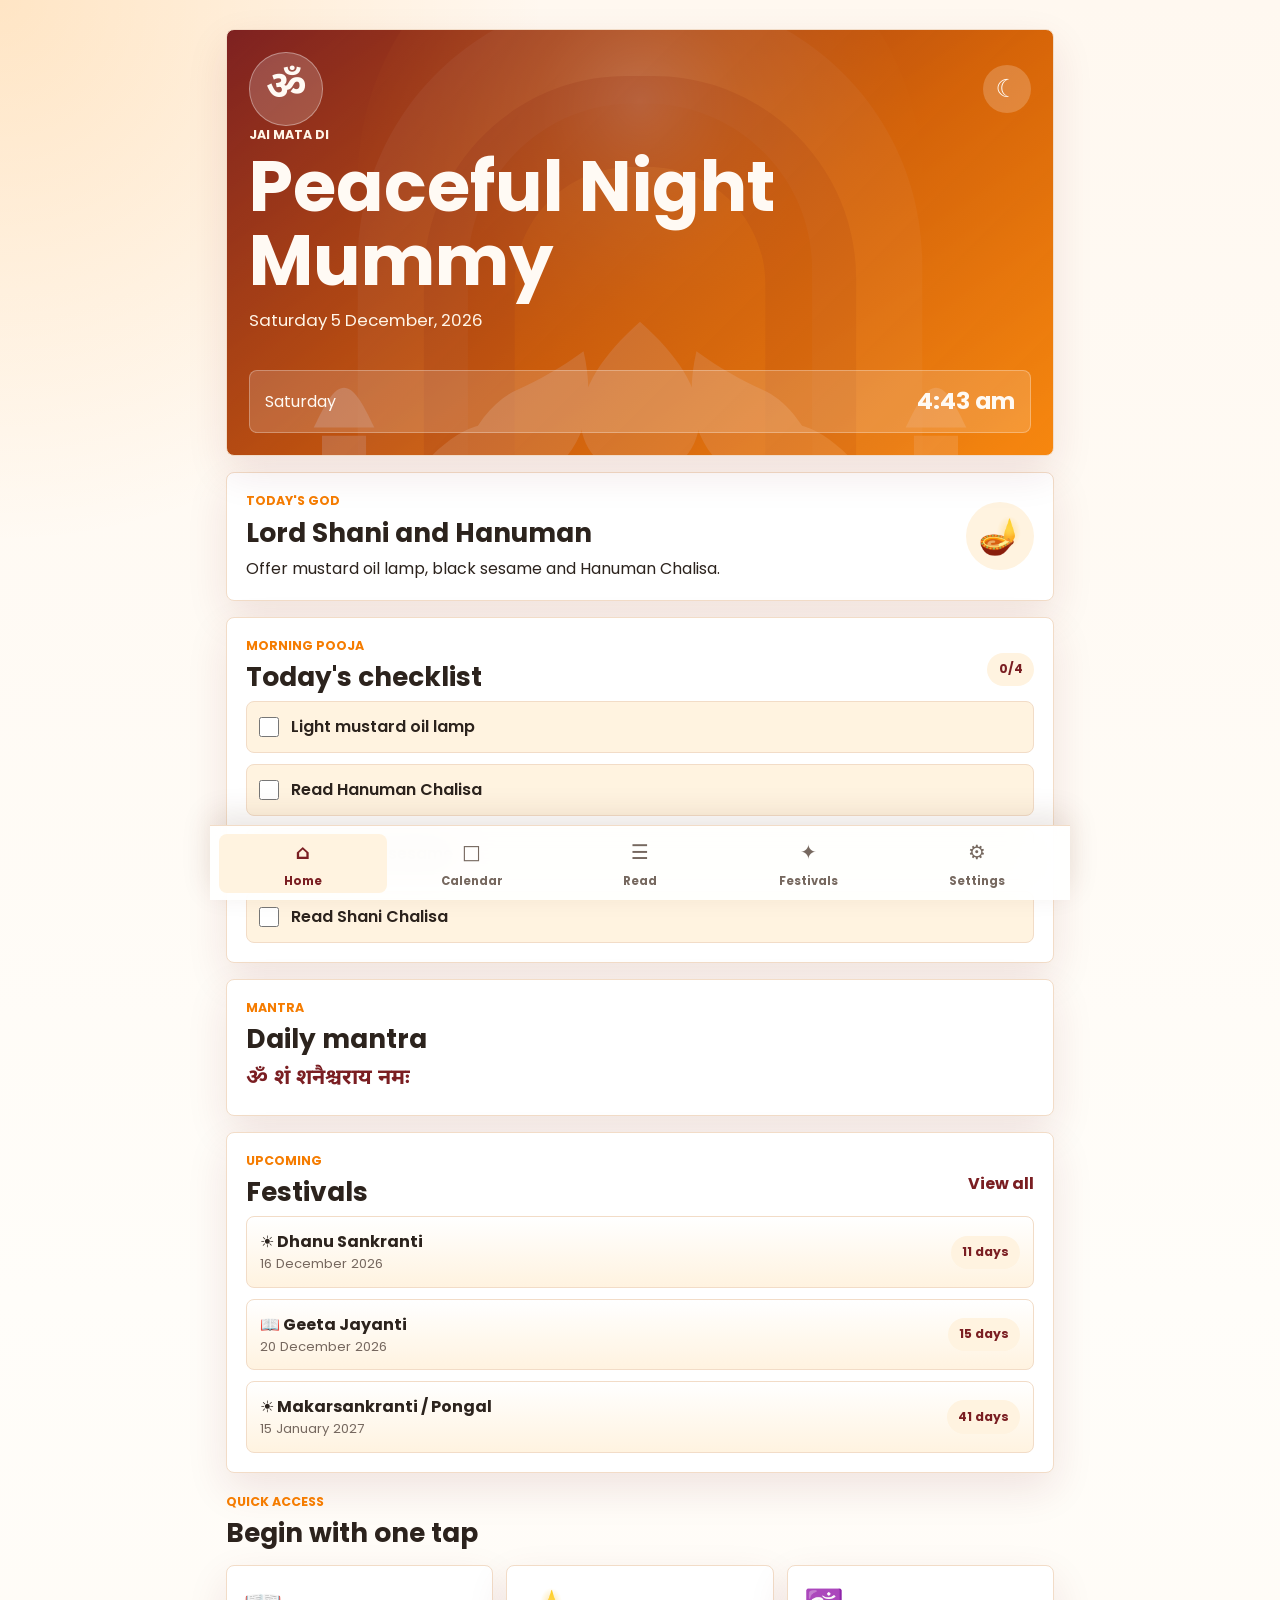
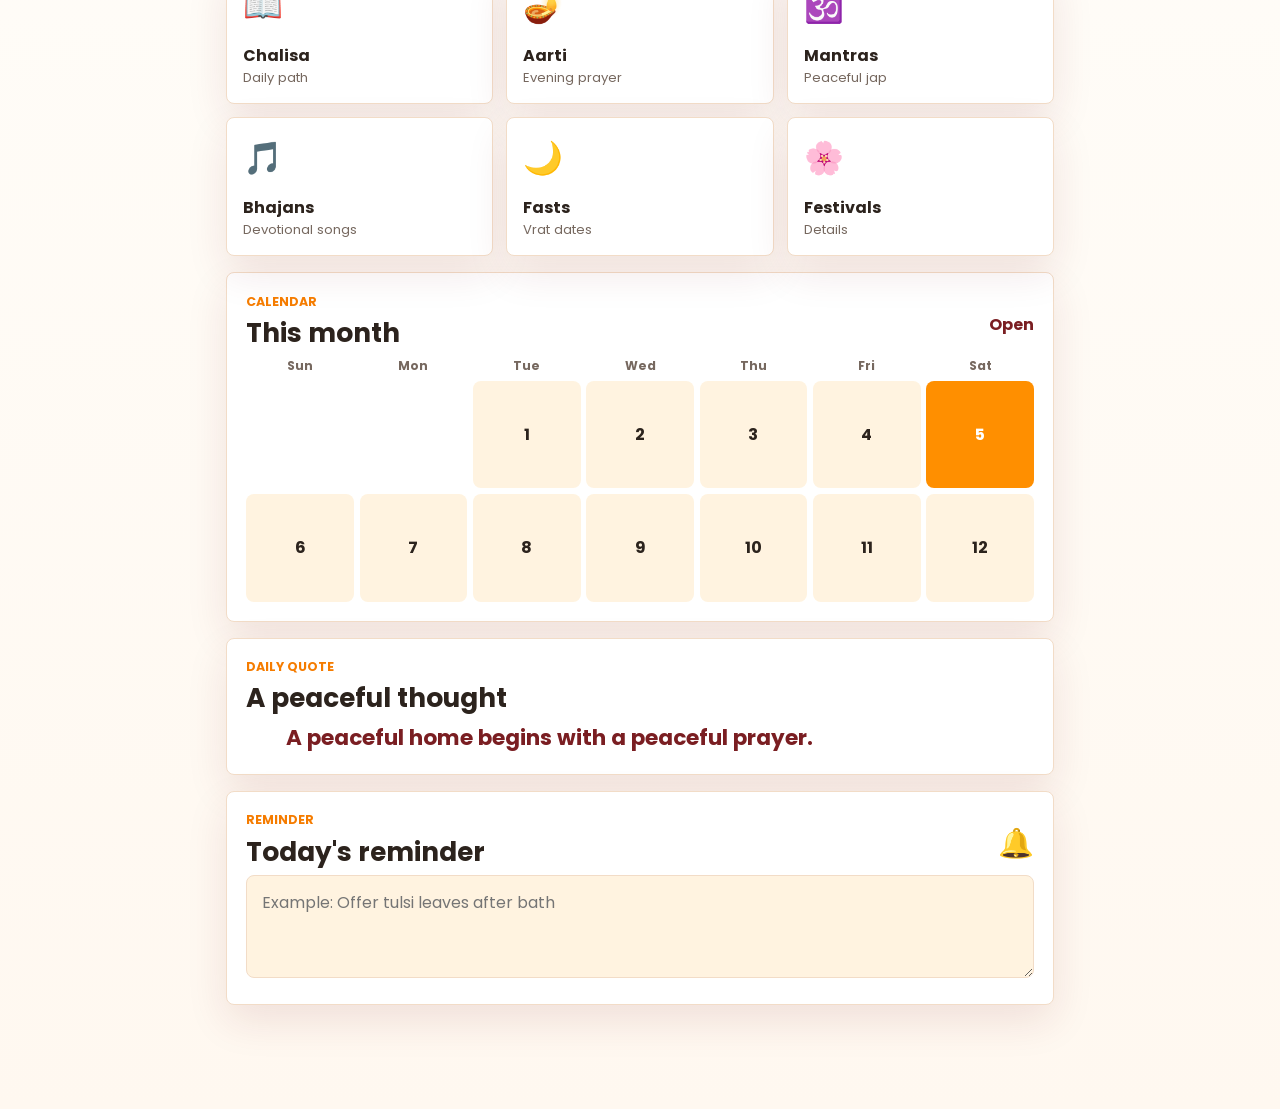
<file: index.html>
<!DOCTYPE html>
<html lang="en">
<head>
  <meta charset="UTF-8">
  <meta name="viewport" content="width=device-width, initial-scale=1.0">
  <meta name="theme-color" content="#FF8F00">
  <title>Mummiji - Daily Pooja</title>
  <link rel="preconnect" href="https://fonts.googleapis.com">
  <link rel="preconnect" href="https://fonts.gstatic.com" crossorigin>
  <link href="https://fonts.googleapis.com/css2?family=Noto+Sans+Devanagari:wght@400;500;700&family=Poppins:wght@400;500;600;700&display=swap" rel="stylesheet">
  <link rel="stylesheet" href="style.css">
</head>
<body data-page="home">
  <a class="skip-link" href="#main">Skip to content</a>
  <main id="main" class="app-shell">
    <header class="home-hero temple-panel">
      <div class="hero-top">
        <div class="sacred-mark" aria-hidden="true">ॐ</div>
        <button class="icon-button" id="homeThemeToggle" type="button" aria-label="Toggle dark mode">☾</button>
      </div>
      <p class="eyebrow">Jai Mata Di</p>
      <h1 id="homeGreeting">Good Morning Mummy</h1>
      <p class="hero-date" id="todayDate">Loading today's date</p>
      <div class="time-row">
        <span id="todayDay">Today</span>
        <strong id="liveTime">--:--</strong>
      </div>
    </header>

    <section class="card deity-card" aria-labelledby="todayGodTitle">
      <div>
        <p class="eyebrow">Today's God</p>
        <h2 id="todayGodTitle">Loading</h2>
        <p id="todayOffering">Your pooja details will appear here.</p>
      </div>
      <div class="deity-symbol" id="todaySymbol" aria-hidden="true">🪔</div>
    </section>

    <section class="card" aria-labelledby="poojaChecklistTitle">
      <div class="section-heading">
        <div>
          <p class="eyebrow">Morning Pooja</p>
          <h2 id="poojaChecklistTitle">Today's checklist</h2>
        </div>
        <span class="soft-pill" id="checkCount">0/0</span>
      </div>
      <div class="checklist" id="todayChecklist"></div>
    </section>

    <section class="card compact-card" aria-labelledby="mantraTitle">
      <p class="eyebrow">Mantra</p>
      <h2 id="mantraTitle">Daily mantra</h2>
      <p class="mantra-text" id="todayMantra">ॐ शान्तिः शान्तिः शान्तिः</p>
    </section>

    <section class="card" aria-labelledby="upcomingTitle">
      <div class="section-heading">
        <div>
          <p class="eyebrow">Upcoming</p>
          <h2 id="upcomingTitle">Festivals</h2>
        </div>
        <a class="text-link" href="festival.html">View all</a>
      </div>
      <div class="festival-list" id="homeFestivals"></div>
    </section>

    <section aria-labelledby="quickTitle">
      <div class="section-heading page-gap">
        <div>
          <p class="eyebrow">Quick Access</p>
          <h2 id="quickTitle">Begin with one tap</h2>
        </div>
      </div>
      <div class="quick-grid">
        <a class="quick-card" href="read.html?type=chalisa"><span>📖</span><strong>Chalisa</strong><small>Daily path</small></a>
        <a class="quick-card" href="read.html?type=aarti"><span>🪔</span><strong>Aarti</strong><small>Evening prayer</small></a>
        <a class="quick-card" href="read.html?type=mantra"><span>🕉️</span><strong>Mantras</strong><small>Peaceful jap</small></a>
        <a class="quick-card" href="read.html?type=bhajan"><span>🎵</span><strong>Bhajans</strong><small>Devotional songs</small></a>
        <a class="quick-card" href="festival.html?filter=vrat"><span>🌙</span><strong>Fasts</strong><small>Vrat dates</small></a>
        <a class="quick-card" href="festival.html"><span>🌸</span><strong>Festivals</strong><small>Details</small></a>
      </div>
    </section>

    <section class="card" aria-labelledby="calendarPreviewTitle">
      <div class="section-heading">
        <div>
          <p class="eyebrow">Calendar</p>
          <h2 id="calendarPreviewTitle">This month</h2>
        </div>
        <a class="text-link" href="calendar.html">Open</a>
      </div>
      <div class="mini-calendar" id="miniCalendar"></div>
    </section>

    <section class="card quote-card" aria-labelledby="quoteTitle">
      <p class="eyebrow">Daily Quote</p>
      <h2 id="quoteTitle">A peaceful thought</h2>
      <blockquote id="dailyQuote">Karma is worship when done with love.</blockquote>
    </section>

    <section class="card reminder-card" aria-labelledby="reminderTitle">
      <div class="section-heading">
        <div>
          <p class="eyebrow">Reminder</p>
          <h2 id="reminderTitle">Today's reminder</h2>
        </div>
        <span class="bell" aria-hidden="true">🔔</span>
      </div>
      <label class="sr-only" for="dailyReminder">Write reminder</label>
      <textarea id="dailyReminder" rows="3" placeholder="Example: Offer tulsi leaves after bath"></textarea>
    </section>
  </main>

  <nav class="bottom-nav" aria-label="Primary navigation">
    <a href="index.html" data-nav="home"><span>⌂</span>Home</a>
    <a href="calendar.html" data-nav="calendar"><span>□</span>Calendar</a>
    <a href="read.html" data-nav="read"><span>☰</span>Read</a>
    <a href="festival.html" data-nav="festival"><span>✦</span>Festivals</a>
    <a href="settings.html" data-nav="settings"><span>⚙</span>Settings</a>
  </nav>

  <script src="script.js"></script>
</body>
</html>
</file>
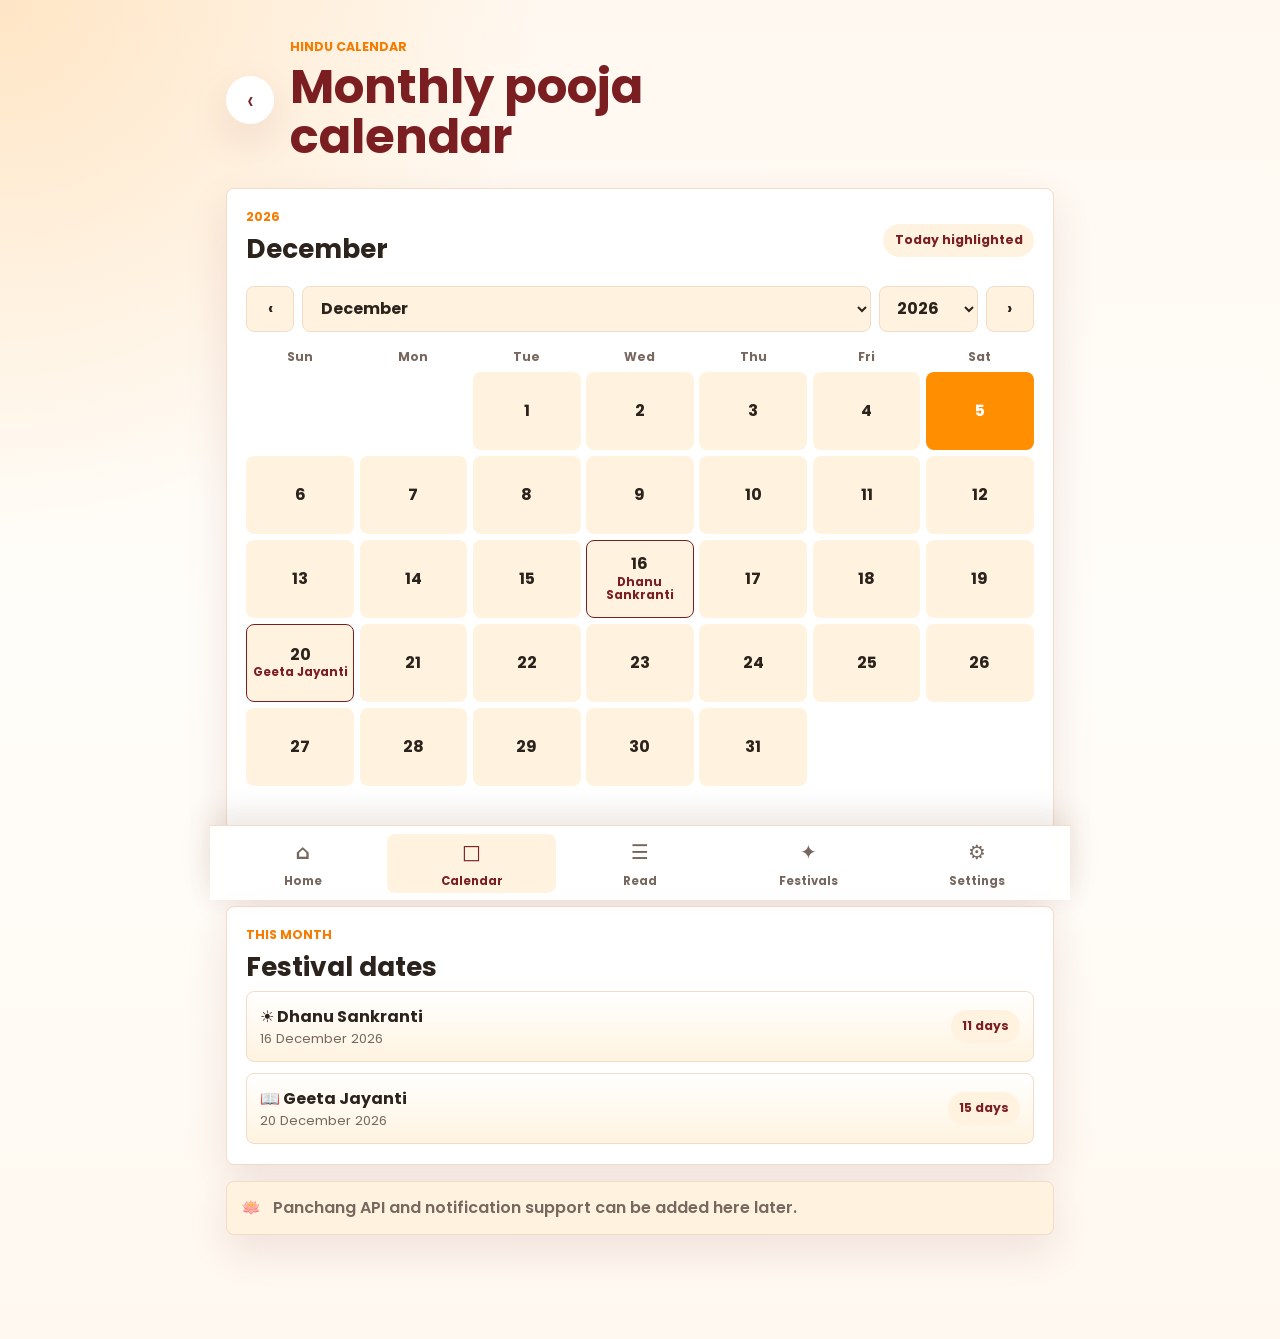
<file: calendar.html>
<!DOCTYPE html>
<html lang="en">
<head>
  <meta charset="UTF-8">
  <meta name="viewport" content="width=device-width, initial-scale=1.0">
  <meta name="theme-color" content="#FF8F00">
  <title>Calendar - Mummiji Daily Pooja</title>
  <link rel="preconnect" href="https://fonts.googleapis.com">
  <link rel="preconnect" href="https://fonts.gstatic.com" crossorigin>
  <link href="https://fonts.googleapis.com/css2?family=Noto+Sans+Devanagari:wght@400;500;700&family=Poppins:wght@400;500;600;700&display=swap" rel="stylesheet">
  <link rel="stylesheet" href="style.css">
</head>
<body data-page="calendar">
  <a class="skip-link" href="#main">Skip to content</a>
  <main id="main" class="app-shell">
    <header class="page-header">
      <a class="back-link" href="index.html" aria-label="Go home">‹</a>
      <div>
        <p class="eyebrow">Hindu Calendar</p>
        <h1>Monthly pooja calendar</h1>
      </div>
    </header>

    <section class="card calendar-card" aria-labelledby="calendarTitle">
      <div class="section-heading">
        <div>
          <p class="eyebrow" id="calendarYear">Year</p>
          <h2 id="calendarTitle">Month</h2>
        </div>
        <span class="soft-pill">Today highlighted</span>
      </div>
      <div class="calendar-controls" aria-label="Change calendar month and year">
        <button class="control-button" id="prevMonth" type="button" aria-label="Previous month">‹</button>
        <label class="sr-only" for="monthSelect">Month</label>
        <select id="monthSelect" aria-label="Month"></select>
        <label class="sr-only" for="yearSelect">Year</label>
        <select id="yearSelect" aria-label="Year"></select>
        <button class="control-button" id="nextMonth" type="button" aria-label="Next month">›</button>
      </div>
      <div class="calendar-grid" id="calendarGrid"></div>
    </section>

    <section class="card" aria-labelledby="monthFestivalsTitle">
      <p class="eyebrow">This Month</p>
      <h2 id="monthFestivalsTitle">Festival dates</h2>
      <div class="festival-list" id="monthFestivals"></div>
    </section>

    <section class="future-note" aria-label="Future calendar support">
      <span aria-hidden="true">🪷</span>
      Panchang API and notification support can be added here later.
    </section>
  </main>

  <nav class="bottom-nav" aria-label="Primary navigation">
    <a href="index.html" data-nav="home"><span>⌂</span>Home</a>
    <a href="calendar.html" data-nav="calendar"><span>□</span>Calendar</a>
    <a href="read.html" data-nav="read"><span>☰</span>Read</a>
    <a href="festival.html" data-nav="festival"><span>✦</span>Festivals</a>
    <a href="settings.html" data-nav="settings"><span>⚙</span>Settings</a>
  </nav>
  <script src="script.js"></script>
</body>
</html>
</file>
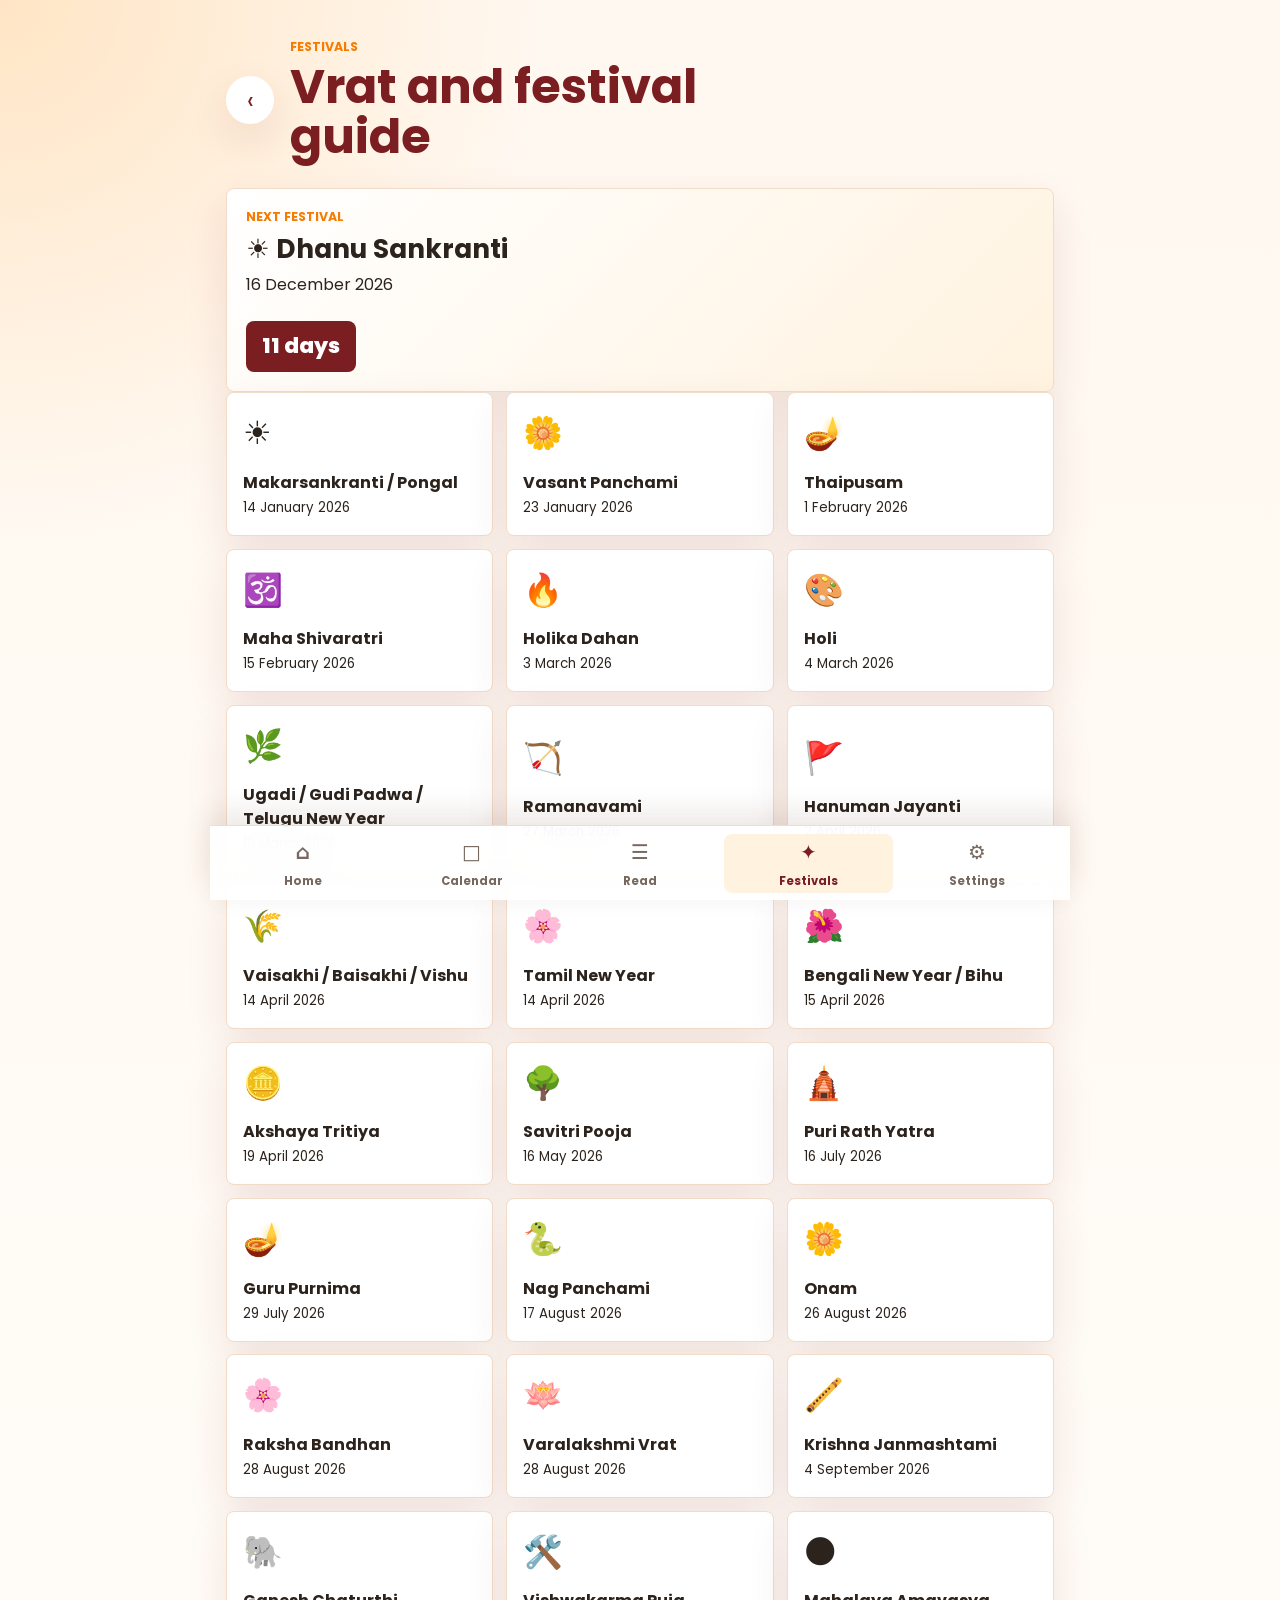
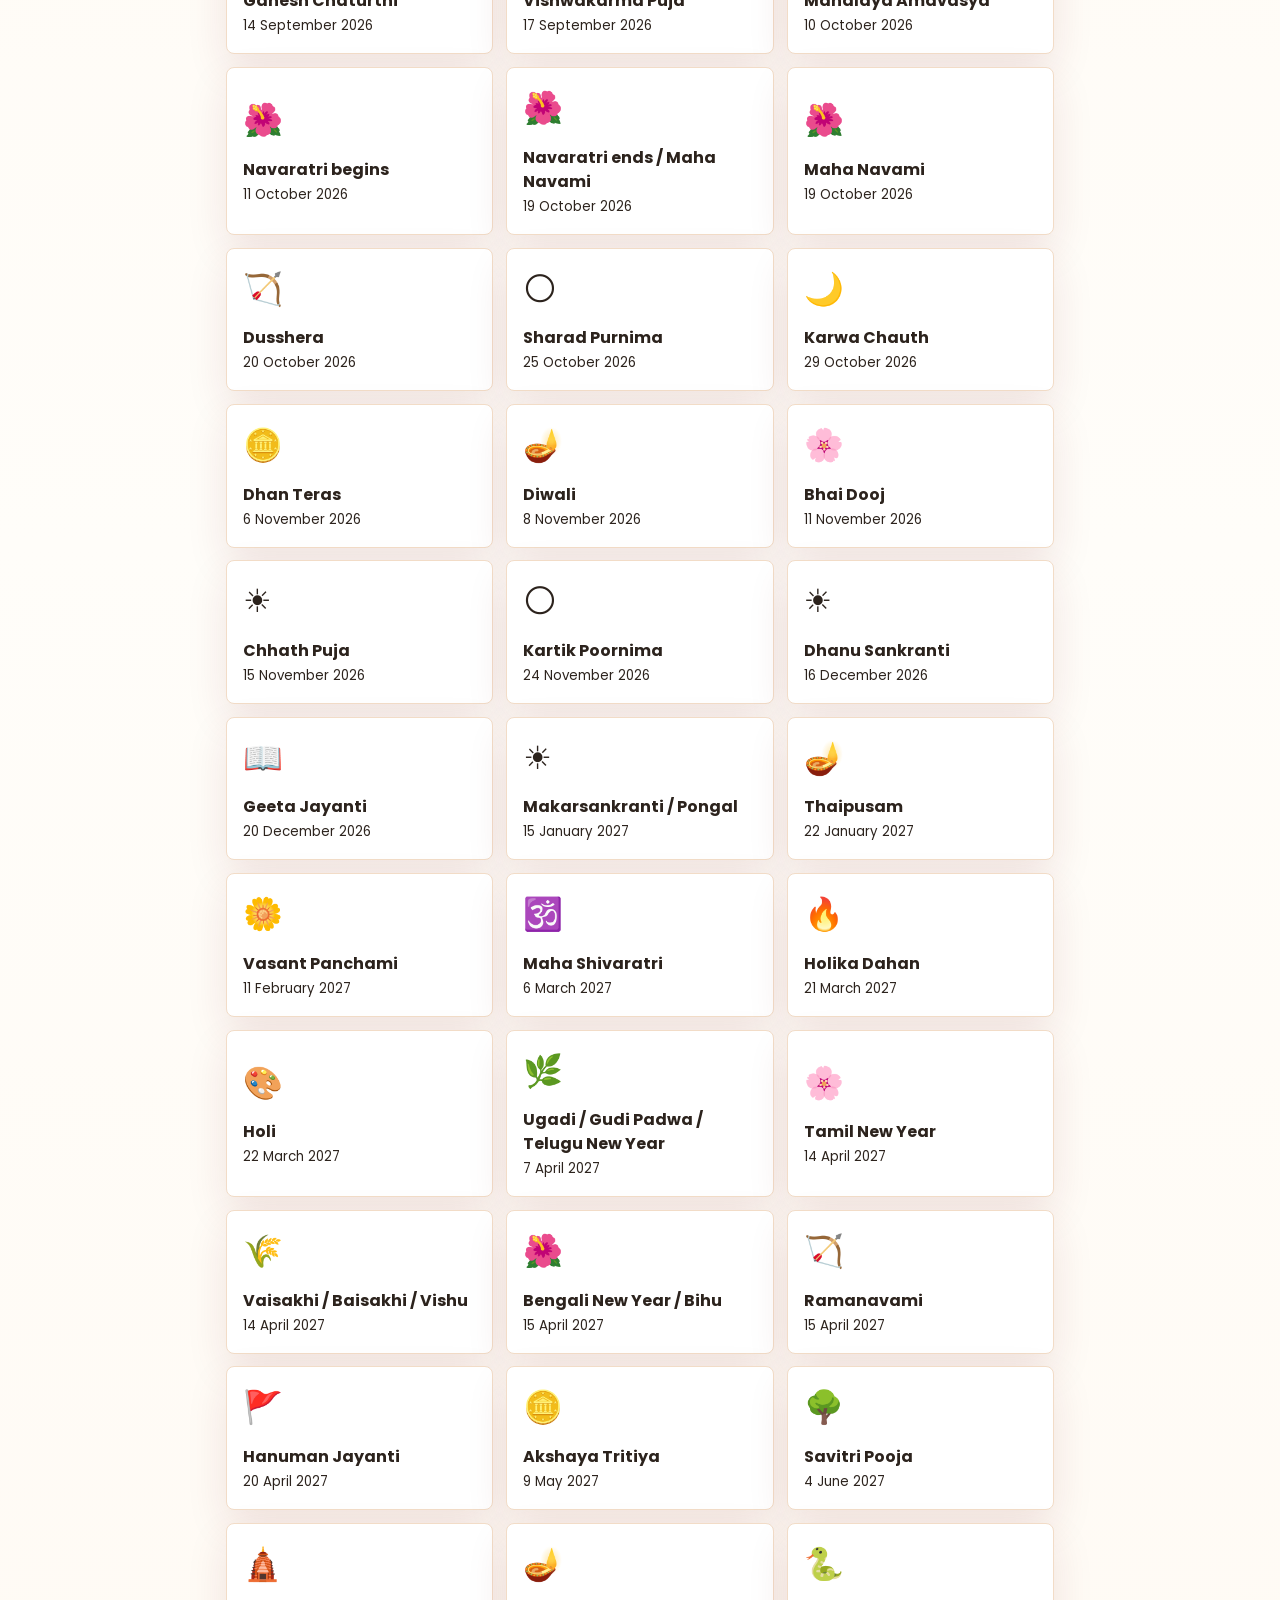
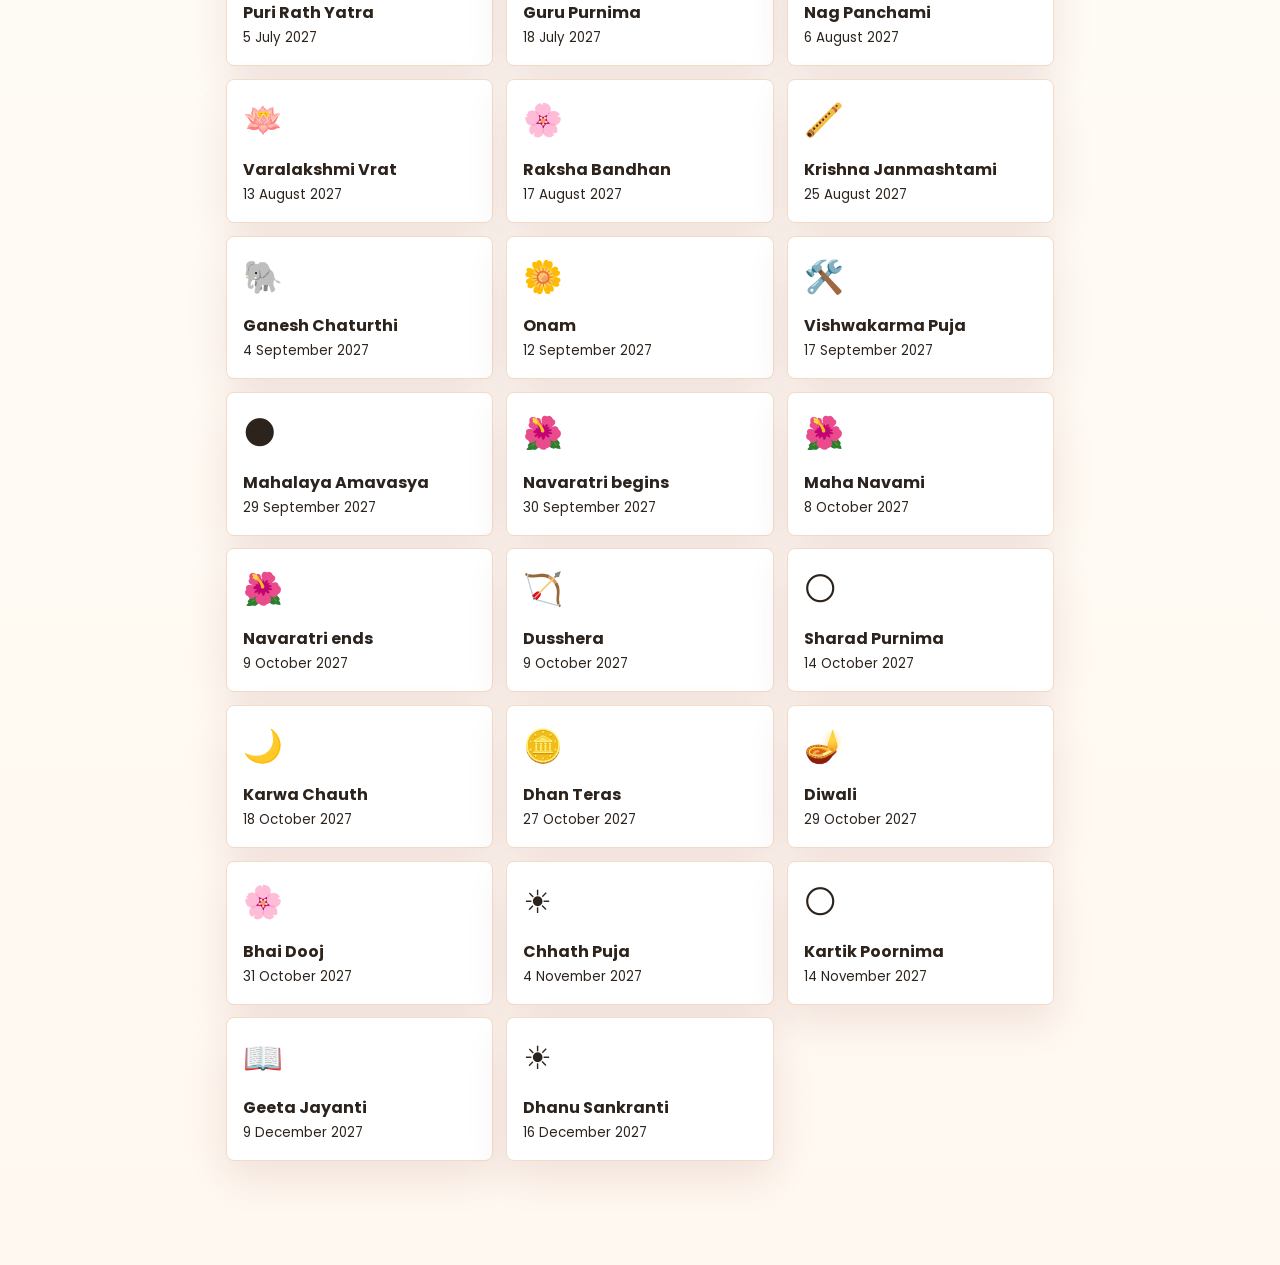
<file: festival.html>
<!DOCTYPE html>
<html lang="en">
<head>
  <meta charset="UTF-8">
  <meta name="viewport" content="width=device-width, initial-scale=1.0">
  <meta name="theme-color" content="#FF8F00">
  <title>Festivals - Mummiji Daily Pooja</title>
  <link rel="preconnect" href="https://fonts.googleapis.com">
  <link rel="preconnect" href="https://fonts.gstatic.com" crossorigin>
  <link href="https://fonts.googleapis.com/css2?family=Noto+Sans+Devanagari:wght@400;500;700&family=Poppins:wght@400;500;600;700&display=swap" rel="stylesheet">
  <link rel="stylesheet" href="style.css">
</head>
<body data-page="festival">
  <a class="skip-link" href="#main">Skip to content</a>
  <main id="main" class="app-shell">
    <header class="page-header">
      <a class="back-link" href="index.html" aria-label="Go home">‹</a>
      <div>
        <p class="eyebrow">Festivals</p>
        <h1>Vrat and festival guide</h1>
      </div>
    </header>

    <section class="card countdown-card" aria-labelledby="nextFestivalTitle">
      <p class="eyebrow">Next Festival</p>
      <h2 id="nextFestivalTitle">Loading</h2>
      <p id="nextFestivalDate">Please wait</p>
      <div class="countdown" id="festivalCountdown">-- days</div>
    </section>

    <section class="festival-grid" id="festivalGrid" aria-label="Festival list"></section>
  </main>

  <div class="modal" id="festivalModal" role="dialog" aria-modal="true" aria-labelledby="modalTitle" hidden>
    <div class="modal-card">
      <button class="icon-button modal-close" id="modalClose" type="button" aria-label="Close">×</button>
      <p class="eyebrow" id="modalDate">Festival</p>
      <h2 id="modalTitle">Festival details</h2>
      <p id="modalDescription"></p>
      <h3>Simple pooja</h3>
      <ul id="modalSteps"></ul>
    </div>
  </div>

  <nav class="bottom-nav" aria-label="Primary navigation">
    <a href="index.html" data-nav="home"><span>⌂</span>Home</a>
    <a href="calendar.html" data-nav="calendar"><span>□</span>Calendar</a>
    <a href="read.html" data-nav="read"><span>☰</span>Read</a>
    <a href="festival.html" data-nav="festival"><span>✦</span>Festivals</a>
    <a href="settings.html" data-nav="settings"><span>⚙</span>Settings</a>
  </nav>
  <script src="script.js"></script>
</body>
</html>
</file>
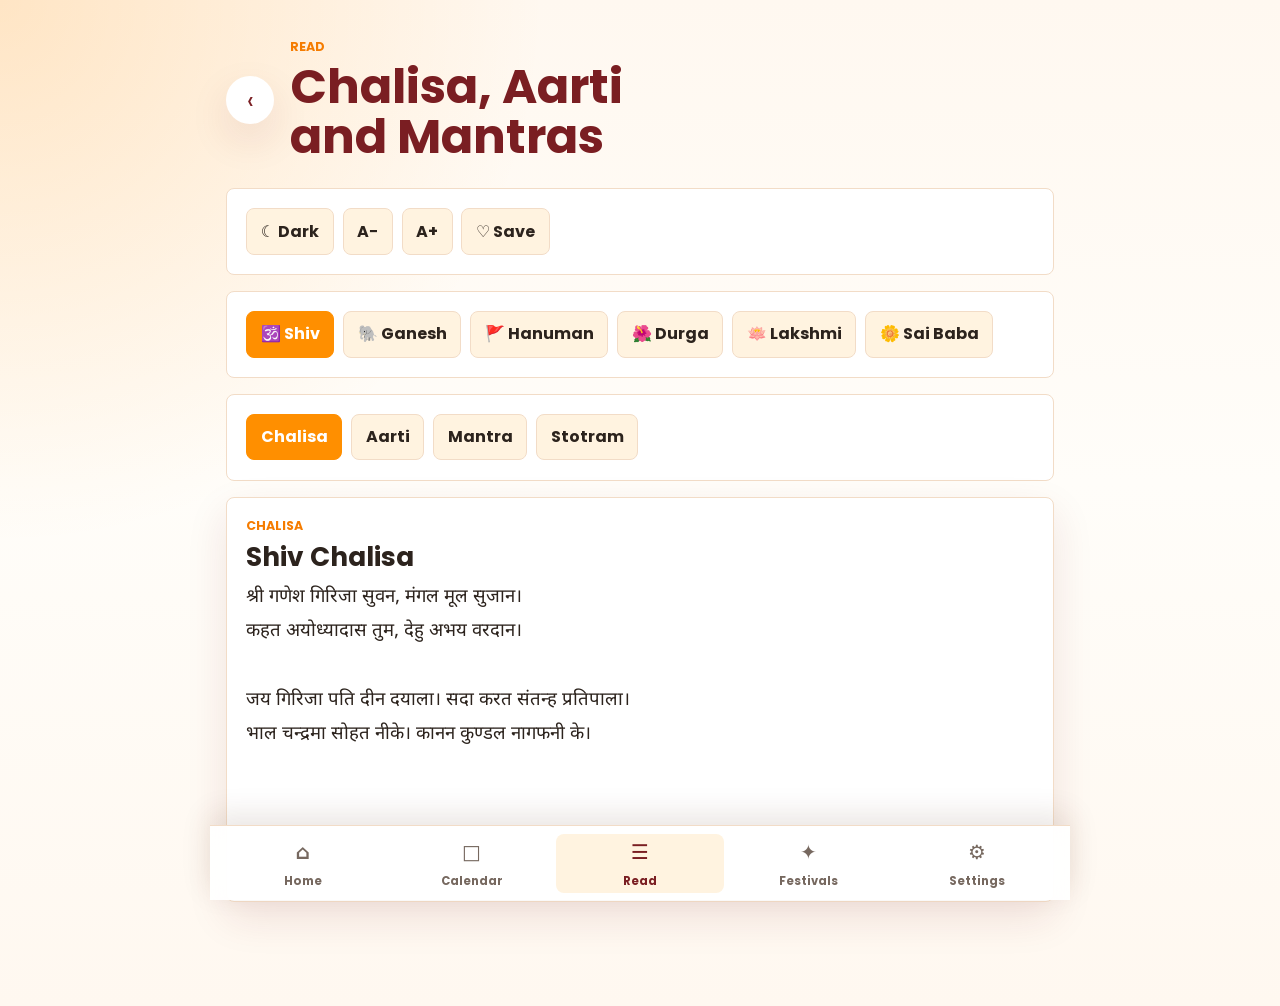
<file: read.html>
<!DOCTYPE html>
<html lang="en">
<head>
  <meta charset="UTF-8">
  <meta name="viewport" content="width=device-width, initial-scale=1.0">
  <meta name="theme-color" content="#FF8F00">
  <title>Read - Mummiji Daily Pooja</title>
  <link rel="preconnect" href="https://fonts.googleapis.com">
  <link rel="preconnect" href="https://fonts.gstatic.com" crossorigin>
  <link href="https://fonts.googleapis.com/css2?family=Noto+Sans+Devanagari:wght@400;500;700&family=Poppins:wght@400;500;600;700&display=swap" rel="stylesheet">
  <link rel="stylesheet" href="style.css">
</head>
<body data-page="read">
  <a class="skip-link" href="#main">Skip to content</a>
  <main id="main" class="app-shell">
    <header class="page-header">
      <a class="back-link" href="index.html" aria-label="Go home">‹</a>
      <div>
        <p class="eyebrow">Read</p>
        <h1>Chalisa, Aarti and Mantras</h1>
      </div>
    </header>

    <section class="reader-toolbar" aria-label="Reading controls">
      <button class="control-button" id="readerTheme" type="button">☾ Dark</button>
      <button class="control-button" id="decreaseReader" type="button">A−</button>
      <button class="control-button" id="increaseReader" type="button">A+</button>
      <button class="control-button" id="bookmarkButton" type="button">♡ Save</button>
    </section>

    <section class="category-strip" id="categoryStrip" aria-label="Deity categories"></section>

    <section class="content-tabs" id="contentTabs" aria-label="Reading type"></section>

    <article class="card reading-card" id="readingCard" aria-labelledby="readingTitle">
      <p class="eyebrow" id="readingType">Chalisa</p>
      <h2 id="readingTitle">Select a path</h2>
      <div class="reading-text" id="readingText"></div>
    </article>

    <button class="scroll-top" id="scrollTop" type="button" aria-label="Scroll to top">↑</button>
  </main>

  <nav class="bottom-nav" aria-label="Primary navigation">
    <a href="index.html" data-nav="home"><span>⌂</span>Home</a>
    <a href="calendar.html" data-nav="calendar"><span>□</span>Calendar</a>
    <a href="read.html" data-nav="read"><span>☰</span>Read</a>
    <a href="festival.html" data-nav="festival"><span>✦</span>Festivals</a>
    <a href="settings.html" data-nav="settings"><span>⚙</span>Settings</a>
  </nav>
  <script src="script.js"></script>
</body>
</html>
</file>
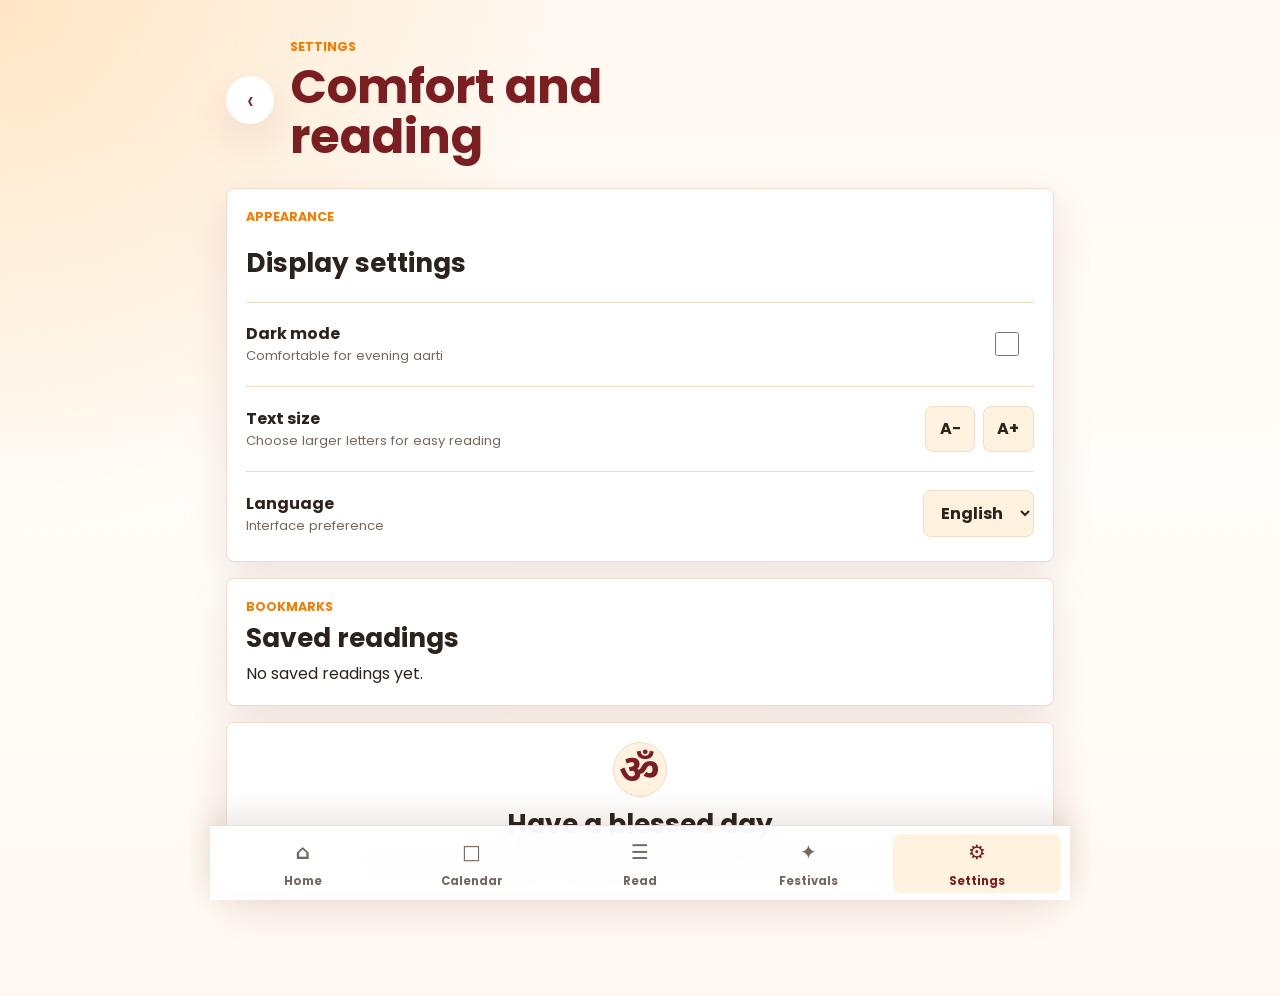
<file: settings.html>
<!DOCTYPE html>
<html lang="en">
<head>
  <meta charset="UTF-8">
  <meta name="viewport" content="width=device-width, initial-scale=1.0">
  <meta name="theme-color" content="#FF8F00">
  <title>Settings - Mummiji Daily Pooja</title>
  <link rel="preconnect" href="https://fonts.googleapis.com">
  <link rel="preconnect" href="https://fonts.gstatic.com" crossorigin>
  <link href="https://fonts.googleapis.com/css2?family=Noto+Sans+Devanagari:wght@400;500;700&family=Poppins:wght@400;500;600;700&display=swap" rel="stylesheet">
  <link rel="stylesheet" href="style.css">
</head>
<body data-page="settings">
  <a class="skip-link" href="#main">Skip to content</a>
  <main id="main" class="app-shell">
    <header class="page-header">
      <a class="back-link" href="index.html" aria-label="Go home">‹</a>
      <div>
        <p class="eyebrow">Settings</p>
        <h1>Comfort and reading</h1>
      </div>
    </header>

    <section class="card settings-list" aria-labelledby="appearanceTitle">
      <p class="eyebrow">Appearance</p>
      <h2 id="appearanceTitle">Display settings</h2>
      <label class="setting-row">
        <span><strong>Dark mode</strong><small>Comfortable for evening aarti</small></span>
        <input id="darkModeSetting" type="checkbox" role="switch">
      </label>
      <div class="setting-row">
        <span><strong>Text size</strong><small>Choose larger letters for easy reading</small></span>
        <div class="stepper">
          <button id="fontMinus" type="button">A−</button>
          <button id="fontPlus" type="button">A+</button>
        </div>
      </div>
      <div class="setting-row">
        <span><strong>Language</strong><small>Interface preference</small></span>
        <select id="languageSetting" aria-label="Language">
          <option value="english">English</option>
          <option value="hindi">Hindi</option>
        </select>
      </div>
    </section>

    <section class="card" aria-labelledby="savedTitle">
      <p class="eyebrow">Bookmarks</p>
      <h2 id="savedTitle">Saved readings</h2>
      <div class="saved-list" id="savedReadings">No saved readings yet.</div>
    </section>

    <section class="card blessing-card">
      <div class="sacred-mark small" aria-hidden="true">ॐ</div>
      <h2>Have a blessed day</h2>
      <p>May the morning pooja bring peace, health and joy to the whole family.</p>
    </section>
  </main>

  <nav class="bottom-nav" aria-label="Primary navigation">
    <a href="index.html" data-nav="home"><span>⌂</span>Home</a>
    <a href="calendar.html" data-nav="calendar"><span>□</span>Calendar</a>
    <a href="read.html" data-nav="read"><span>☰</span>Read</a>
    <a href="festival.html" data-nav="festival"><span>✦</span>Festivals</a>
    <a href="settings.html" data-nav="settings"><span>⚙</span>Settings</a>
  </nav>
  <script src="script.js"></script>
</body>
</html>
</file>
<file: style.css>
:root {
  --primary: #ff8f00;
  --secondary: #f57c00;
  --accent: #7a1e22;
  --bg: #fff8f0;
  --surface: #ffffff;
  --surface-soft: #fff3e0;
  --text: #2c231d;
  --muted: #76685f;
  --border: #f2dcc7;
  --shadow: 0 16px 42px rgba(122, 30, 34, 0.11);
  --radius: 8px;
  --font-scale: 1;
}

* {
  box-sizing: border-box;
}

html {
  scroll-behavior: smooth;
}

body {
  margin: 0;
  min-height: 100vh;
  background:
    radial-gradient(circle at top left, rgba(255, 143, 0, 0.18), transparent 34rem),
    linear-gradient(180deg, #fff8f0 0%, #fffdf9 48%, #fff8f0 100%);
  color: var(--text);
  font-family: "Poppins", "Noto Sans Devanagari", system-ui, sans-serif;
  font-size: calc(16px * var(--font-scale));
  line-height: 1.5;
}

body.dark {
  --bg: #16110f;
  --surface: #241b18;
  --surface-soft: #33231b;
  --text: #fff8ef;
  --muted: #d9c7b9;
  --border: #4a3328;
  --shadow: 0 16px 42px rgba(0, 0, 0, 0.28);
  background:
    radial-gradient(circle at top left, rgba(255, 143, 0, 0.22), transparent 28rem),
    linear-gradient(180deg, #17100d 0%, #201512 100%);
}

a {
  color: inherit;
  text-decoration: none;
}

button,
textarea,
select {
  font: inherit;
}

button,
select,
a,
textarea,
input {
  -webkit-tap-highlight-color: transparent;
}

button:focus-visible,
select:focus-visible,
a:focus-visible,
textarea:focus-visible,
input:focus-visible {
  outline: 3px solid rgba(255, 143, 0, 0.55);
  outline-offset: 3px;
}

.skip-link {
  position: fixed;
  left: 1rem;
  top: -4rem;
  z-index: 20;
  background: var(--accent);
  color: white;
  padding: 0.75rem 1rem;
  border-radius: var(--radius);
}

.skip-link:focus {
  top: 1rem;
}

.app-shell {
  width: min(100%, 860px);
  margin: 0 auto;
  padding: 1rem 1rem 6.5rem;
}

.temple-panel,
.card,
.future-note,
.reader-toolbar,
.category-strip,
.content-tabs {
  border: 1px solid var(--border);
  border-radius: var(--radius);
  box-shadow: var(--shadow);
}

.home-hero {
  position: relative;
  overflow: hidden;
  min-height: 18rem;
  padding: 1.15rem;
  color: #fffaf4;
  background:
    linear-gradient(135deg, rgba(122, 30, 34, 0.72), rgba(245, 124, 0, 0.78)),
    url("images/temple-lotus.svg") center/cover no-repeat;
}

.home-hero::after {
  content: "";
  position: absolute;
  inset: auto -12% -38% -12%;
  height: 9rem;
  background: radial-gradient(ellipse at center, rgba(255, 255, 255, 0.28), transparent 66%);
}

.hero-top,
.section-heading,
.time-row,
.page-header,
.setting-row {
  display: flex;
  align-items: center;
  justify-content: space-between;
  gap: 1rem;
}

.sacred-mark {
  display: grid;
  place-items: center;
  width: 4.6rem;
  height: 4.6rem;
  border-radius: 50%;
  background: rgba(255, 255, 255, 0.18);
  border: 1px solid rgba(255, 255, 255, 0.36);
  font-family: "Noto Sans Devanagari", serif;
  font-size: 2.5rem;
  font-weight: 700;
}

.sacred-mark.small {
  width: 3.4rem;
  height: 3.4rem;
  margin: 0 auto 0.7rem;
  background: var(--surface-soft);
  color: var(--accent);
  border-color: var(--border);
}

.eyebrow {
  margin: 0 0 0.35rem;
  color: var(--secondary);
  font-size: 0.78rem;
  font-weight: 700;
  letter-spacing: 0;
  text-transform: uppercase;
}

.home-hero .eyebrow,
.home-hero .hero-date {
  color: #fff5e7;
}

h1,
h2,
h3,
p,
blockquote {
  margin-top: 0;
}

h1 {
  max-width: 12ch;
  margin-bottom: 0.6rem;
  font-size: clamp(2.05rem, 9vw, 4.4rem);
  line-height: 1.05;
}

h2 {
  margin-bottom: 0.55rem;
  font-size: clamp(1.25rem, 4vw, 1.65rem);
  line-height: 1.18;
}

h3 {
  margin-bottom: 0.45rem;
  font-size: 1.08rem;
}

.hero-date {
  margin-bottom: 1.35rem;
  font-size: 1.05rem;
}

.time-row {
  position: relative;
  z-index: 1;
  margin-top: 2.35rem;
  padding: 0.8rem 0.9rem;
  background: rgba(255, 255, 255, 0.16);
  border: 1px solid rgba(255, 255, 255, 0.28);
  border-radius: var(--radius);
}

.time-row strong {
  font-size: 1.45rem;
}

.card,
.reader-toolbar,
.category-strip,
.content-tabs {
  margin-top: 1rem;
  padding: 1rem;
  background: var(--surface);
}

.compact-card p:last-child,
.card p:last-child {
  margin-bottom: 0;
}

.deity-card {
  display: grid;
  grid-template-columns: 1fr auto;
  align-items: center;
  gap: 1rem;
}

.deity-symbol {
  display: grid;
  place-items: center;
  width: 4.25rem;
  height: 4.25rem;
  border-radius: 50%;
  background: var(--surface-soft);
  font-size: 2.2rem;
}

.soft-pill {
  flex: 0 0 auto;
  border-radius: 999px;
  background: var(--surface-soft);
  color: var(--accent);
  padding: 0.45rem 0.7rem;
  font-size: 0.78rem;
  font-weight: 700;
}

.checklist {
  display: grid;
  gap: 0.7rem;
}

.check-item {
  display: grid;
  grid-template-columns: 2.75rem 1fr;
  align-items: center;
  min-height: 3.25rem;
  border: 1px solid var(--border);
  border-radius: var(--radius);
  background: var(--surface-soft);
  cursor: pointer;
}

.check-item input {
  width: 1.25rem;
  height: 1.25rem;
  margin: 0 auto;
  accent-color: var(--primary);
}

.check-item span {
  padding-right: 0.75rem;
  font-weight: 600;
}

.mantra-text,
.reading-text {
  font-family: "Noto Sans Devanagari", "Poppins", sans-serif;
}

.mantra-text {
  color: var(--accent);
  font-size: 1.35rem;
  font-weight: 700;
}

.festival-list {
  display: grid;
  gap: 0.7rem;
}

.festival-item {
  display: flex;
  align-items: center;
  justify-content: space-between;
  gap: 0.75rem;
  padding: 0.8rem;
  border: 1px solid var(--border);
  border-radius: var(--radius);
  background: linear-gradient(180deg, var(--surface), var(--surface-soft));
}

.festival-item strong,
.festival-card strong {
  display: block;
}

.festival-item small,
.quick-card small,
.setting-row small {
  display: block;
  color: var(--muted);
  font-size: 0.82rem;
}

.text-link {
  color: var(--accent);
  font-weight: 700;
}

.page-gap {
  margin: 1.25rem 0 0.5rem;
}

.quick-grid,
.festival-grid {
  display: grid;
  grid-template-columns: repeat(2, minmax(0, 1fr));
  gap: 0.8rem;
}

.quick-card,
.festival-card {
  min-height: 8.4rem;
  padding: 1rem;
  border: 1px solid var(--border);
  border-radius: var(--radius);
  background: var(--surface);
  box-shadow: var(--shadow);
}

.quick-card span,
.festival-card span {
  display: block;
  margin-bottom: 0.85rem;
  font-size: 2rem;
}

.mini-calendar,
.calendar-grid {
  display: grid;
  grid-template-columns: repeat(7, 1fr);
  gap: 0.35rem;
}

.calendar-controls {
  display: grid;
  grid-template-columns: 3rem minmax(0, 1fr) 6.2rem 3rem;
  gap: 0.5rem;
  margin: 0.8rem 0 1rem;
}

.calendar-controls select,
.calendar-controls button {
  width: 100%;
}

.calendar-day,
.calendar-label {
  display: grid;
  place-items: center;
  border-radius: var(--radius);
  font-weight: 700;
}

.calendar-label {
  aspect-ratio: auto;
  color: var(--muted);
  font-size: 0.76rem;
}

.calendar-day {
  position: relative;
  align-content: center;
  min-height: 3.2rem;
  aspect-ratio: 1;
  padding: 0.25rem;
  background: var(--surface-soft);
  border: 1px solid transparent;
  text-align: center;
}

.calendar-day.empty {
  background: transparent;
}

.calendar-day.today {
  background: var(--primary);
  color: white;
}

.calendar-day.festival {
  border-color: var(--accent);
}

.mini-calendar .calendar-day.festival::after {
  content: "";
  position: absolute;
  bottom: 0.25rem;
  width: 0.38rem;
  height: 0.38rem;
  border-radius: 50%;
  background: var(--accent);
}

.calendar-grid .calendar-day {
  min-height: 4.9rem;
  aspect-ratio: auto;
}

.calendar-date-number {
  display: block;
  line-height: 1.1;
}

.calendar-festival-name {
  display: -webkit-box;
  margin-top: 0.18rem;
  overflow: hidden;
  color: var(--accent);
  font-size: clamp(0.56rem, 2.1vw, 0.74rem);
  font-weight: 700;
  line-height: 1.15;
  -webkit-box-orient: vertical;
  -webkit-line-clamp: 3;
}

.calendar-day.today .calendar-festival-name {
  color: white;
}

.quote-card blockquote {
  margin-bottom: 0;
  color: var(--accent);
  font-size: 1.35rem;
  font-weight: 700;
}

textarea {
  width: 100%;
  min-height: 5.8rem;
  resize: vertical;
  border: 1px solid var(--border);
  border-radius: var(--radius);
  background: var(--surface-soft);
  color: var(--text);
  padding: 0.9rem;
}

.bell {
  font-size: 1.8rem;
}

.bottom-nav {
  position: fixed;
  right: 0;
  bottom: 0;
  left: 0;
  z-index: 10;
  display: grid;
  grid-template-columns: repeat(5, 1fr);
  max-width: 860px;
  margin: 0 auto;
  padding: 0.45rem max(0.55rem, env(safe-area-inset-left)) calc(0.45rem + env(safe-area-inset-bottom));
  background: rgba(255, 255, 255, 0.92);
  border-top: 1px solid var(--border);
  box-shadow: 0 -10px 30px rgba(79, 41, 15, 0.12);
  backdrop-filter: blur(18px);
}

body.dark .bottom-nav {
  background: rgba(36, 27, 24, 0.92);
}

.bottom-nav a {
  display: grid;
  place-items: center;
  min-height: 3.7rem;
  border-radius: var(--radius);
  color: var(--muted);
  font-size: 0.72rem;
  font-weight: 700;
}

.bottom-nav span {
  font-size: 1.25rem;
}

.bottom-nav a.active {
  background: var(--surface-soft);
  color: var(--accent);
}

.page-header {
  padding: 0.55rem 0 0.6rem;
  justify-content: flex-start;
}

.page-header h1 {
  max-width: 14ch;
  margin: 0;
  color: var(--accent);
  font-size: clamp(1.75rem, 7vw, 3rem);
}

.back-link,
.icon-button {
  display: grid;
  place-items: center;
  flex: 0 0 auto;
  width: 3rem;
  height: 3rem;
  border: 0;
  border-radius: 50%;
  background: rgba(255, 255, 255, 0.2);
  color: inherit;
  cursor: pointer;
  font-size: 1.55rem;
}

.back-link {
  background: var(--surface);
  color: var(--accent);
  box-shadow: var(--shadow);
}

.future-note {
  display: flex;
  align-items: center;
  gap: 0.7rem;
  margin-top: 1rem;
  padding: 0.9rem;
  background: var(--surface-soft);
  color: var(--muted);
  font-weight: 600;
}

.reader-toolbar,
.category-strip,
.content-tabs {
  display: flex;
  gap: 0.55rem;
  overflow-x: auto;
  box-shadow: none;
}

.control-button,
.category-button,
.tab-button,
.stepper button,
select {
  min-height: 2.9rem;
  border: 1px solid var(--border);
  border-radius: var(--radius);
  background: var(--surface-soft);
  color: var(--text);
  padding: 0.55rem 0.85rem;
  cursor: pointer;
  font-weight: 700;
  white-space: nowrap;
}

.category-button.active,
.tab-button.active,
.control-button.active {
  background: var(--primary);
  color: white;
  border-color: var(--primary);
}

.reading-card {
  min-height: 45vh;
}

.reading-text {
  font-size: calc(1.16rem * var(--reader-scale, 1));
  line-height: 1.85;
  white-space: pre-line;
}

.scroll-top {
  position: fixed;
  right: 1rem;
  bottom: 5.3rem;
  display: none;
  width: 3.1rem;
  height: 3.1rem;
  border: 0;
  border-radius: 50%;
  background: var(--accent);
  color: white;
  box-shadow: var(--shadow);
  font-size: 1.3rem;
}

.scroll-top.show {
  display: block;
}

.countdown-card {
  background: linear-gradient(135deg, var(--surface), var(--surface-soft));
}

.countdown {
  display: inline-grid;
  place-items: center;
  min-height: 3.2rem;
  margin-top: 0.5rem;
  border-radius: var(--radius);
  background: var(--accent);
  color: white;
  padding: 0.55rem 1rem;
  font-size: 1.35rem;
  font-weight: 800;
}

.festival-card {
  text-align: left;
  color: var(--text);
  cursor: pointer;
}

.modal {
  position: fixed;
  inset: 0;
  z-index: 30;
  display: grid;
  place-items: end center;
  padding: 1rem;
  background: rgba(25, 15, 10, 0.45);
}

.modal[hidden] {
  display: none;
}

.modal-card {
  position: relative;
  width: min(100%, 520px);
  max-height: 86vh;
  overflow: auto;
  border-radius: var(--radius);
  background: var(--surface);
  color: var(--text);
  padding: 1.25rem;
  box-shadow: var(--shadow);
}

.modal-close {
  position: absolute;
  top: 0.7rem;
  right: 0.7rem;
  background: var(--surface-soft);
  color: var(--accent);
}

.settings-list {
  display: grid;
  gap: 0.9rem;
}

.setting-row {
  min-height: 4.4rem;
  border-top: 1px solid var(--border);
  padding-top: 0.85rem;
}

.setting-row input[type="checkbox"] {
  width: 3rem;
  height: 1.55rem;
  accent-color: var(--primary);
}

.stepper {
  display: flex;
  gap: 0.45rem;
}

.saved-list a {
  display: block;
  padding: 0.75rem 0;
  border-bottom: 1px solid var(--border);
  color: var(--accent);
  font-weight: 700;
}

.blessing-card {
  text-align: center;
}

.sr-only {
  position: absolute;
  width: 1px;
  height: 1px;
  overflow: hidden;
  clip: rect(0, 0, 0, 0);
  white-space: nowrap;
}

@media (min-width: 768px) {
  .app-shell {
    padding-top: 1.8rem;
  }

  .home-hero {
    min-height: 21rem;
    padding: 1.4rem;
  }

  .quick-grid,
  .festival-grid {
    grid-template-columns: repeat(3, minmax(0, 1fr));
  }

  .card,
  .reader-toolbar,
  .category-strip,
  .content-tabs {
    padding: 1.2rem;
  }
}
</file>
